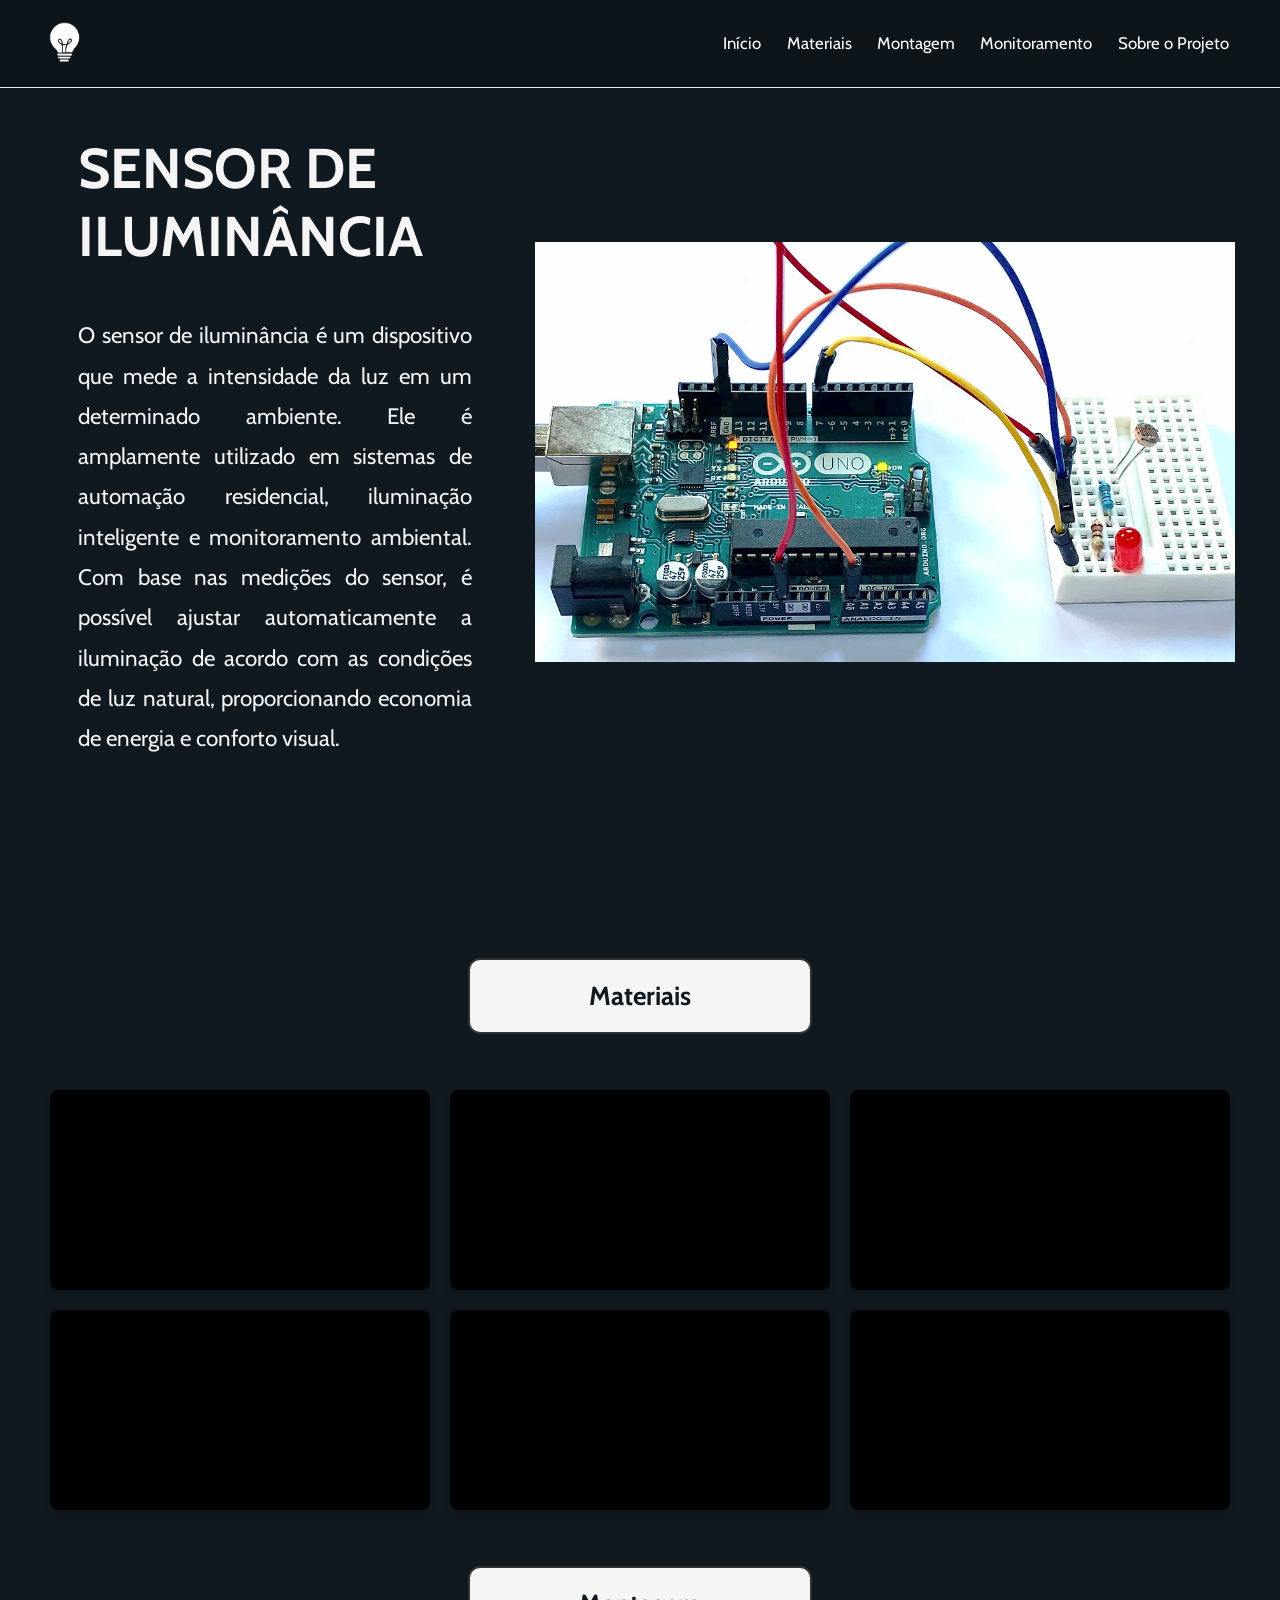
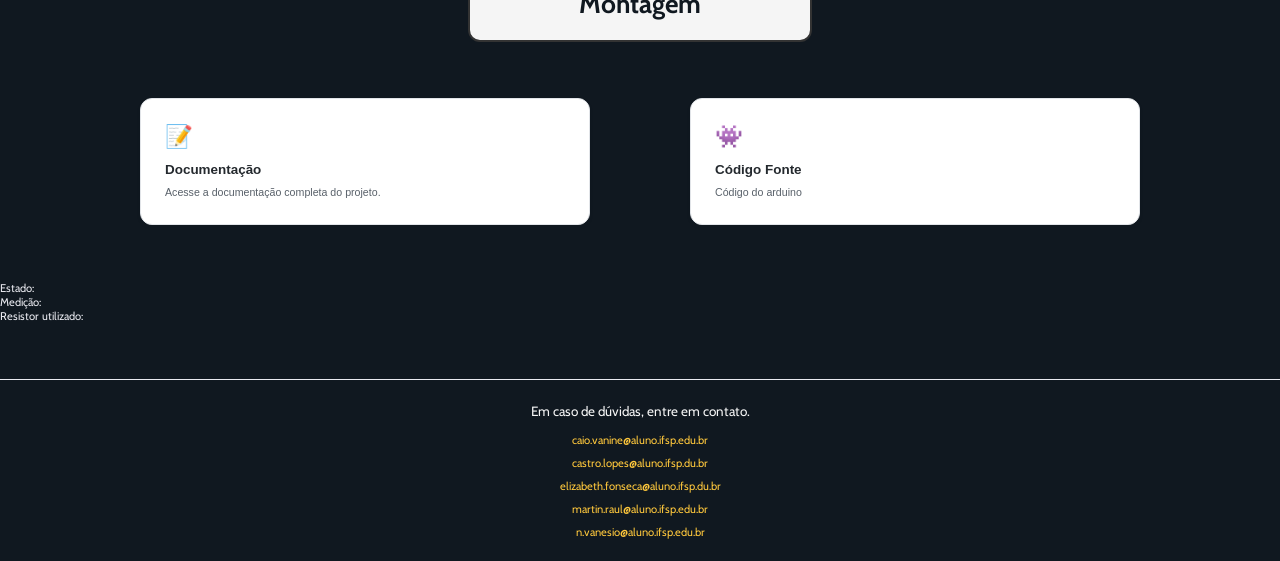
<file: index.html>
<!DOCTYPE html>
<html lang="pt-br">

<head>
    <link rel="stylesheet" href="css/css.css">
    <link rel="icon" type="image/png" href="imagens/logo.png">
    <meta charset="UTF-8">
    <meta name="viewport" content="width=device-width, initial-scale=1.0">
    <title>Sensor de Iluminância</title>
</head>

<body>
    <header class="header">
        <section class="comeco">
            <a href="#" class="logo">
                <img src="imagens/logo.png" alt="logo" width="50px">
            </a>

            <nav class="navbar">
                <a href="http://127.0.0.1:5500/IFSP-Connect/ifsp.html">Início</a>
                <a href="#Materiais">Materiais</a>
                <a href="#montagem">Montagem</a>
                <a href="#monitoramento">Monitoramento</a>
                <a href="http://127.0.0.1:5500/IFSP-Connect/paginas/Projeto%202.0/sobre.html">Sobre o Projeto</a>
            </nav>
        </section>
    </header>

    <div class="home-container">
        <section id="#">
            <div class="content">
                <div class="text-content">
                    <h3>SENSOR DE ILUMINÂNCIA</h3>
                    <p>O sensor de iluminância é um dispositivo que mede a intensidade da luz em um determinado
                        ambiente. Ele é amplamente utilizado em sistemas de automação residencial, iluminação
                        inteligente e monitoramento ambiental. Com base nas medições do sensor, é possível ajustar
                        automaticamente a iluminação de acordo com as condições de luz natural, proporcionando economia
                        de energia e conforto visual.</p>
                </div>
                <img src="imagens/ldr.webp" alt="Imagem do Sensor de Iluminância" width="700px">
            </div>
        </section>
    </div>

    <div id="Materiais" class="bloquin">
        <br>
        <h3> </h3>
    </div>

    <div class="titulo">
        <br>
        <h3>Materiais</h3>
    </div>

    <section>
        <div class="catalogo-container">
            <!-- Vídeo 1 -->
            <div class="video-card">
                <iframe src="https://www.youtube.com/embed/SEU_LINK_AQUI" title="Vídeo 1" frameborder="0"
                    allowfullscreen></iframe>
            </div>
            <!-- Vídeo 2 -->
            <div class="video-card">
                <iframe src="https://www.youtube.com/embed/SEU_LINK_AQUI" title="Vídeo 2" frameborder="0"
                    allowfullscreen></iframe>
            </div>
            <!-- Vídeo 3 -->
            <div class="video-card">
                <iframe src="https://www.youtube.com/embed/SEU_LINK_AQUI" title="Vídeo 3" frameborder="0"
                    allowfullscreen></iframe>
            </div>
            <!-- Vídeo 4 -->
            <div class="video-card">
                <iframe src="https://www.youtube.com/embed/SEU_LINK_AQUI" title="Vídeo 4" frameborder="0"
                    allowfullscreen></iframe>
            </div>
            <!-- Vídeo 5 -->
            <div class="video-card">
                <iframe src="https://www.youtube.com/embed/SEU_LINK_AQUI" title="Vídeo 5" frameborder="0"
                    allowfullscreen></iframe>
            </div>
            <!-- Vídeo 6 -->
            <div class="video-card">
                <iframe src="https://www.youtube.com/embed/SEU_LINK_AQUI" title="Vídeo 6" frameborder="0"
                    allowfullscreen></iframe>
            </div>
        </div>
    </section>

    <section class="montagem" id="montagem">
        <div class="titulo">
            <h3>Montagem</h3>
        </div>
        <div class="cards-container">
            <!-- Card de Documentação -->
            <a href="link-para-docs.html" class="card">
                <span class="card-icon">📝</span>
                <h3>Documentação</h3>
                <p>Acesse a documentação completa do projeto.</p>
            </a>

            <!-- Card de Código -->
            <a href="link-para-codigo.html" class="card">
                <span class="card-icon">👾</span>
                <h3>Código Fonte</h3>
                <p>Código do arduino</p>
            </a>
        </div>
    </section>
    <hr>

    <section class="ldr" id="monitoramento">
        <div class="bloco-monitoramento">
            <p>Estado: <span class="estado"></span></p>
            <p>Medição: <span class="medicao"></span></p>
            <p>Resistor utilizado: <span class="resistor"></span></p>

        </div>
    </section>

    <footer class="rodape">
        <div class="bloco-rodape">
            <h6>Em caso de dúvidas, entre em contato.</h6>
            <a href="mailto:caio.vanine@aluno.ifsp.edu.br">caio.vanine@aluno.ifsp.edu.br</a>
            <a href="mailto:castro.lopes@aluno.ifsp.du.br">castro.lopes@aluno.ifsp.du.br</a>
            <a href="mailto:elizabeth.fonseca@aluno.ifsp.du.br">elizabeth.fonseca@aluno.ifsp.du.br</a>
            <a href="mailto:martin.raul@aluno.ifsp.edu.br">martin.raul@aluno.ifsp.edu.br</a>
            <a href="mailto:n.vanesio@aluno.ifsp.edu.br">n.vanesio@aluno.ifsp.edu.br</a>
        </div>
    </footer>

</body>

</html>
</file>
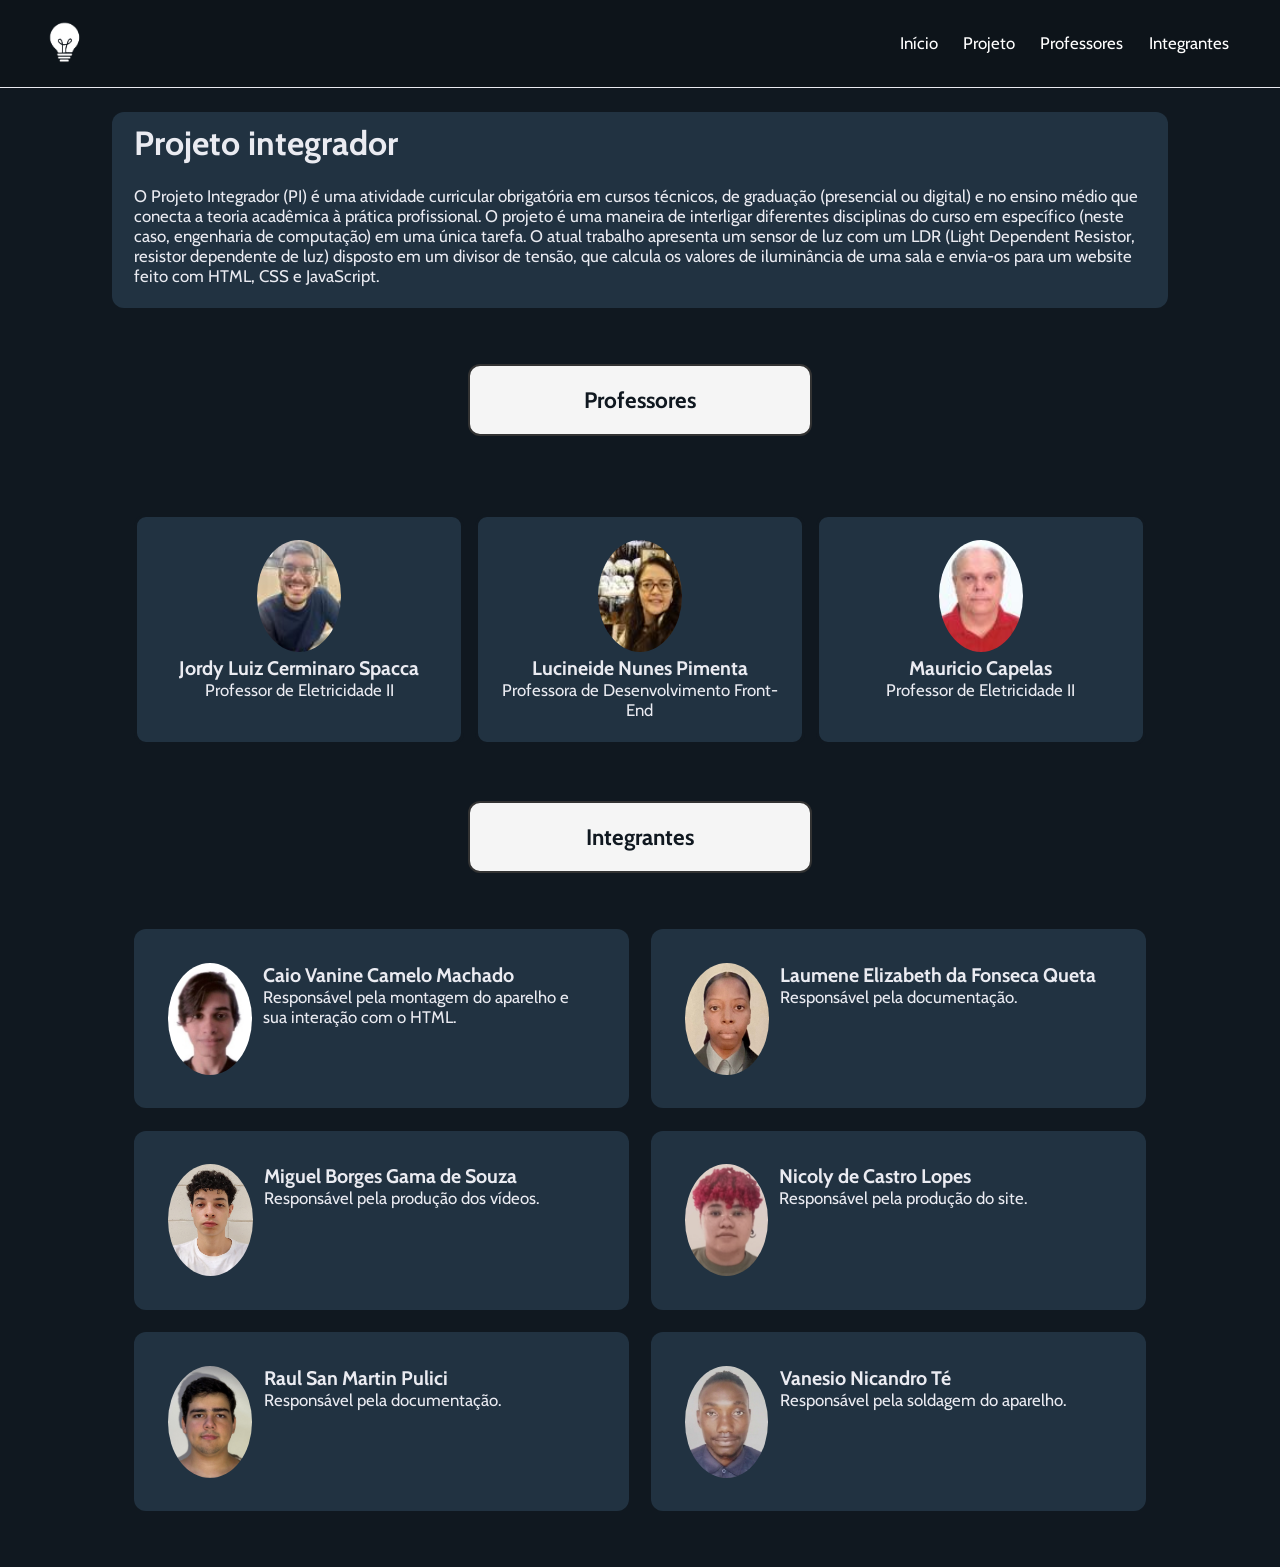
<file: sobre.html>
<!DOCTYPE html>
<html lang="en">

<head>
    <meta charset="UTF-8">
    <link rel="icon" type="image/png" href="imagens/logo.png">
    <meta http-equiv="X-UA-Compatible" content="IE=edge">
    <meta name="viewport" content="width=device-width, initial-scale=1.0">
    <meta name="viewport" content="width=device-width, initial-scale=1.0">
    <link rel="stylesheet" href="css/css.css">
    <title>Sobre o projeto</title>
</head>

<body>
    <header class="header">
        <section class="comeco">
            <a href="#" class="logo">
                <img src="imagens/logo.png" alt="logo" width="50px">
            </a>

            <nav class="navbar">
                <a href="http://127.0.0.1:5500/IFSP-Connect/ifsp.html">Início</a>
                <a href="#">Projeto</a>
                <a href="#professores">Professores</a>
                <a href="#Integrantes">Integrantes</a>
            </nav>
        </section>
    </header>
    <div class="projeto">
        <h1>Projeto integrador</h1>
        <p id="professores">
            O Projeto Integrador (PI) é uma atividade curricular obrigatória em cursos técnicos, de graduação
            (presencial
            ou digital) e no ensino médio que conecta a teoria acadêmica à prática profissional. O projeto é uma maneira
            de
            interligar diferentes disciplinas do curso em específico (neste caso, engenharia de computação) em uma única
            tarefa. O atual trabalho apresenta um sensor de luz com um LDR (Light Dependent Resistor, resistor
            dependente de luz)
            disposto em um divisor de tensão, que calcula os valores de iluminância de uma sala e envia-os para um
            website feito
            com HTML, CSS e JavaScript.
        </p>
    </div>
    <h2 class="titulo">Professores</h2>
    <section class="professores">

        <div class="blocos-professores">
            <div class="blocos">
                <img src="imagens/imagem-1.jpg" alt="item-1">
                <h3><strong>Jordy Luiz Cerminaro Spacca</strong></h3>
                <p>Professor de Eletricidade II</p>
            </div>
            <div class="blocos">
                <img src="imagens/imagem-3.jpg" alt="item-1">
                <h3><strong>Lucineide Nunes Pimenta</strong></h3>
                <p>Professora de Desenvolvimento Front-End</p>
            </div>
            <div class="blocos">
                <img src="imagens/imagem-2.jpg" alt="item-1">
                <h3><strong>Mauricio Capelas</strong></h3>
                <p>Professor de Eletricidade II</p>
            </div>

        </div>

        <section class="integrantes" id="Integrantes">
            <h2 class="titulo" id="Integrantes">Integrantes</h2>
            <div class="blocos-integrantes">
                <div class="blocos-alunos">
                    <img src="imagens/caio.jpg" alt="item-1">
                    <div classs="bloco-aluno">
                        <h3><strong>Caio Vanine Camelo Machado</strong></h3>
                        <p>Responsável pela montagem do aparelho e sua interação com o HTML.</p>
                    </div>
                </div>
                <div class="blocos-alunos">
                    <img src="imagens/laumene.jpg" alt="item-1">
                    <div classs="bloco-aluno">
                        <h3><strong>Laumene Elizabeth da Fonseca Queta</strong></h3>
                        <p>Responsável pela documentação.</p>
                    </div>
                </div>
                <div class="blocos-alunos">
                    <img src="imagens/miguel.jpg" alt="item-1">
                    <div classs="bloco-aluno">
                        <h3><strong>Miguel Borges Gama de Souza</strong></h3>
                        <p>Responsável pela produção dos vídeos.</p>
                    </div>
                </div>

                <div class="blocos-alunos">
                    <img src="imagens/nick.jpg" alt="item-1">
                    <div classs="bloco-aluno">
                        <h3><strong>Nicoly de Castro Lopes</strong></h3>
                        <p>Responsável pela produção do site.</p>
                    </div>
                </div>
                <div class="blocos-alunos">
                    <img src="imagens/raul.jpg" alt="item-1">
                    <div classs="bloco-aluno">
                        <h3><strong>Raul San Martin Pulici</strong></h3>
                        <p>Responsável pela documentação.</p>
                    </div>
                </div>
                <div class="blocos-alunos">
                    <img src="imagens/vanesio.jpg" alt="item-1">
                    <div classs="bloco-aluno">
                        <h3><strong>Vanesio Nicandro Té</strong></h3>
                        <p>Responsável pela soldagem do aparelho.</p>
                    </div>
                </div>

            </div>
        </section>
</body>

</html>
</file>
<file: css/css.css>
@import url('https://fonts.googleapis.com/css2?family=Cabin:ital,wght@0,400..700;1,400..700&display=swap');

:root {
    --main-color: #f5f5f5;
    --black-color: #101820;
    --bg-color: #ffc83c;
    --border: 0.1rem solid rgba(242, 243, 249, 0.962);
    font-size: 0.7rem;
}

* {
    margin: 0;
    padding: 0;
    border: none;
    outline: none;
    text-decoration: none;
    transition: 0.2s linear;
}

body {
    background-color: var(--black-color);
    font-family: 'Cabin', sans-serif;
    padding-top: 5rem;
    color: rgba(242, 243, 249, 0.962);
}

.comeco {
    padding: 3rem 2rem;
    margin: 0 auto;
    max-width: 1200px;
}

.header {
    position: fixed;
    top: 0;
    left: 0;
    right: 0;
    z-index: 99;
    border-bottom: var(--border);
    background-color: #0d141a;
}

.header section {
    display: flex;
    align-items: center;
    justify-content: space-between;
    padding-top: 1.5rem;
    padding-bottom: 1.5rem;
}

.navbar a {
    margin: 0 1rem;
    font-size: 1.5rem;
    color: #ffffff;
}

.navbar a:hover {
    color: var(--bg-color);
    border-bottom: 0.1rem solid var(--border);
    padding-bottom: 0.5rem;
    font-size: 1.8rem;
}

.home-container section {

    display: flex;
    align-items: center;
    min-height: 60vh;
    background-position: center;
    background-size: cover;
    margin: 4rem;
}

.content {
    display: flex;
    align-items: center;
    justify-content: space-between;
    gap: 30px;
}

.content h3 {
    color: #f5f5f5;
    font-size: 5rem;
    margin: 3rem;
}

.content p {
    color: #f5f5f5;
    font-size: 2rem;
    margin-top: 1rem;
    line-height: 1.8;
    padding: 1rem 0;
    text-align: justify;
    margin: 3rem;
}

.text-content {
    flex: 1;
}

.catalogo-container {
    display: flex;
    flex-wrap: wrap;
    gap: 20px;
    /* Espaço entre os vídeos */
    justify-content: center;
    max-width: 1200px;
    margin: 1rem auto;
    margin-bottom: 5rem;
    margin-top: 5rem;
}

.video-card {
    flex: 0 1 calc(33.333% - 20px);
    background: #000;
    border-radius: 8px;
    overflow: hidden;
    box-shadow: 0 4px 8px rgba(0, 0, 0, 0.1);
}

.video-card iframe {
    width: 100%;
    height: 200px;
    display: block;
}

.video-card {
    flex: 0 1 calc(33.333% - 20px);
    background: #000;
    border-radius: 8px;
    overflow: hidden;
    box-shadow: 0 4px 8px rgba(0, 0, 0, 0.1);
    transition: transform 0.3s ease, box-shadow 0.3s ease;
    /* Adicione aqui */
}

.video-card:hover {
    transform: translateY(-8px);
    box-shadow: 0 10px 20px rgba(0, 0, 0, 0.4);
}

.titulo {
    font-size: 2rem;
    display: flex;
    justify-content: center;
    align-items: center;
    color: var(--black-color);
    margin: 0 auto 100px auto;
    border: 2px solid #333;
    border-radius: 12px;
    padding: 20px 20px;
    background-color: #f5f5f5;
    text-align: center;
    width: 300px;
    margin-bottom: 5rem;
    margin-top: 5rem;
}

.titulo-montagem {
    display: flex;
    justify-content: center;
    align-items: center;
    color: var(--black-color);
    margin: 0 auto 100px auto;
    border: 2px solid #333;
    border-radius: 12px;
    padding: 10px 20px;
    background-color: #f5f5f5;
    text-align: center;
    width: 300px;
    margin-bottom: 5rem;
    margin-top: 5rem;
}

.cards-container {
    display: flex;
    gap: 100px;
    justify-content: center;
    margin-top: 40px;
    font-family: sans-serif;
}

.card {
    background-color: #ffffff;
    border: 1px solid #e1e4e8;
    border-radius: 12px;
    padding: 24px;
    width: 400px;
    text-decoration: none;
    color: #24292e;
    box-shadow: 0 2px 4px rgba(0, 0, 0, 0.05);
    transition: transform 0.2s ease, box-shadow 0.2s ease;
}

.card:hover {
    transform: translateY(-4px);
    box-shadow: 0 6px 16px rgba(0, 0, 0, 0.1);
}

.card-icon {
    font-size: 2rem;
    display: block;
    margin-bottom: 12px;
}

.card h3 {
    margin: 0 0 8px 0;
    font-size: 1.2rem;
}

.card p {
    margin: 0;
    color: #586069;
    font-size: 0.95rem;
    line-height: 1.4;
}

.montagem {
    margin-top: 5rem;
    margin-bottom: 5rem;
}

.rodape {
    background-color: var(--black-color);
    border-top: var(--border);
    padding: 2rem 1rem;
    text-align: center;
    margin-top: 5rem;
}

.bloco-rodape {
    max-width: 800px;
    margin: 0 auto;
    display: flex;
    flex-direction: column;
    gap: 0.8rem;
}

.bloco-rodape h6 {
    color: #f5f5f5;
    font-size: 1.2rem;
    font-weight: normal;
    margin-bottom: 0.5rem;
    text-transform: none;
}

.bloco-rodape a {
    color: var(--bg-color);
    font-size: 1rem;
    text-decoration: none;
    transition: 0.2s linear;
}

.bloco-rodape a:hover {
    color: #ffffff;
    text-decoration: underline;
}

.bloquin {
    display: flex;
    justify-content: center;
    align-items: center;
    color: var(--black-color);
    margin: 0 auto 100px auto;
    border-radius: 12px;
    padding: 20px 20px;
    background-color: var(--black-color);
    text-align: center;
    width: 300px;
    margin-bottom: 5rem;
}

.projeto {
    font-size: 1.5rem;
    width: auto;
    margin-top: 5rem;
    margin-left: 10rem;
    margin-right: 10rem;
    margin-bottom: 5rem;

    box-sizing: border-box;
    display: block;
    padding: 2rem;
    justify-content: center;
    align-items: center;
    flex-wrap: wrap;
    padding-top: 1rem;
    border-color: #f5f5f5;
    border-radius: 12px;
    gap: 2rem;
    background-color: #213241;
}

.projeto h1 {
    margin-bottom: 2rem;
}

.professores {
    font-size: 1.5rem;
    width: auto;
    margin-top: 5rem;
    margin-left: 5rem;
    margin-right: 5rem;
    padding: 5rem;
    justify-content: center;
    align-items: center;
    padding-top: 2rem;
    border-radius: 12px;
    gap: 2rem;

}

.blocos-professores {
    display: grid;
    grid-template-columns: repeat(auto-fit, minmax(250px, 1fr));
    gap: 1rem;
    margin: 0 2rem;
    width: auto;
}

.blocos {
    width: auto;
    min-width: 0;
    box-sizing: border-box;
    text-align: center;
    border: solid var(--black-color);
    padding: 2rem;
    background-color: #213241;
    transition: transform 0.3s ease, box-shadow 0.3s ease;
    border-radius: 12px;
}

.blocos:hover {
    transform: translateY(-8px);
    box-shadow: 0 10px 20px rgba(0, 0, 0, 0.4);/
}

.blocos img {
    height: 10rem;
    border-radius: 100%;
}

.blocos-alunos {
    display: flex;
    background-color: #213241;
    padding: 3rem;
    gap: 1rem;
    border-radius: 12px;
    transition: transform 0.3s ease, box-shadow 0.3s ease;
}

.blocos-alunos:hover {
    transform: translateY(-8px);
    box-shadow: 0 10px 20px rgba(0, 0, 0, 0.4);/
}

.blocos-alunos img {
    height: 10rem;
    border-radius: 100%;
}

.bloco-aluno {
    display: block;
}

.blocos-integrantes {
    display: grid;
    grid-template-columns: repeat(auto-fit, minmax(30rem, 1fr));
    gap: 2rem;
    margin-left: 2rem;
    margin-right: 2rem;
    justify-content: center;
    align-items: center;


}
</file>
